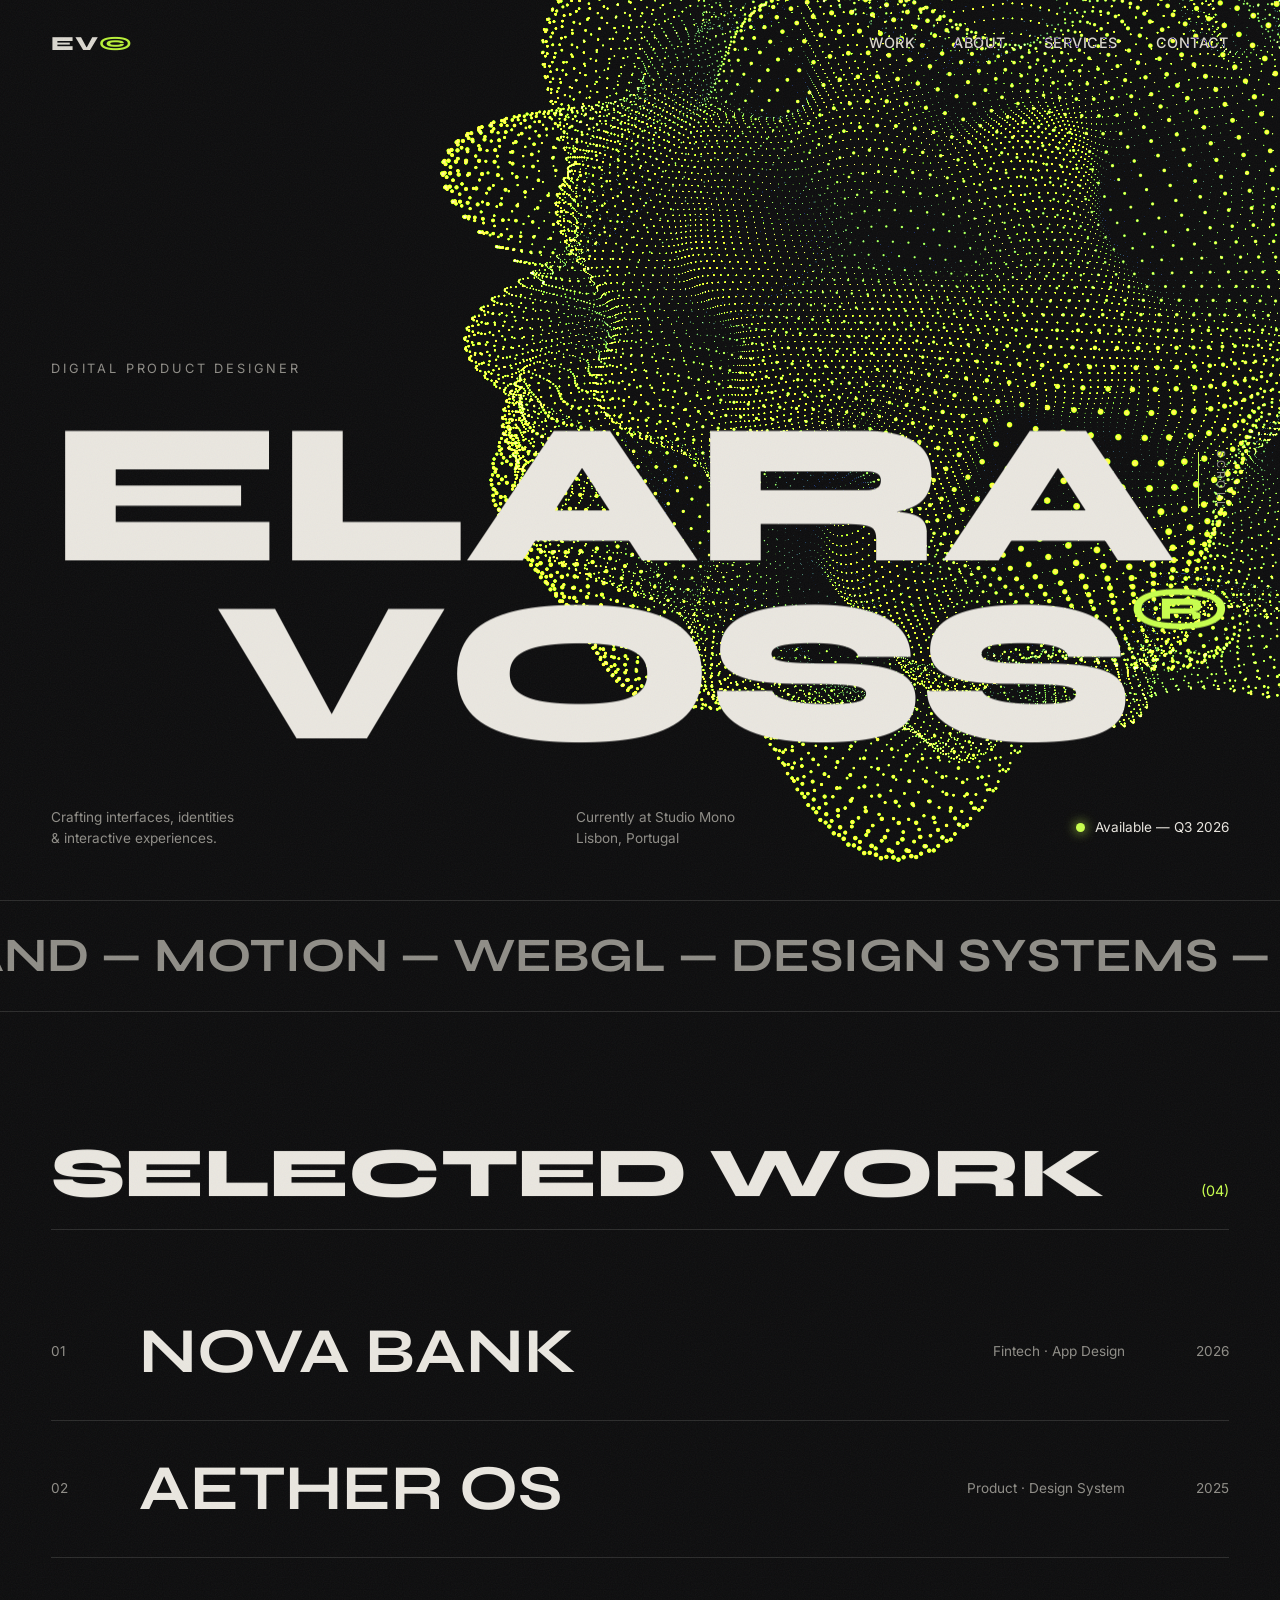
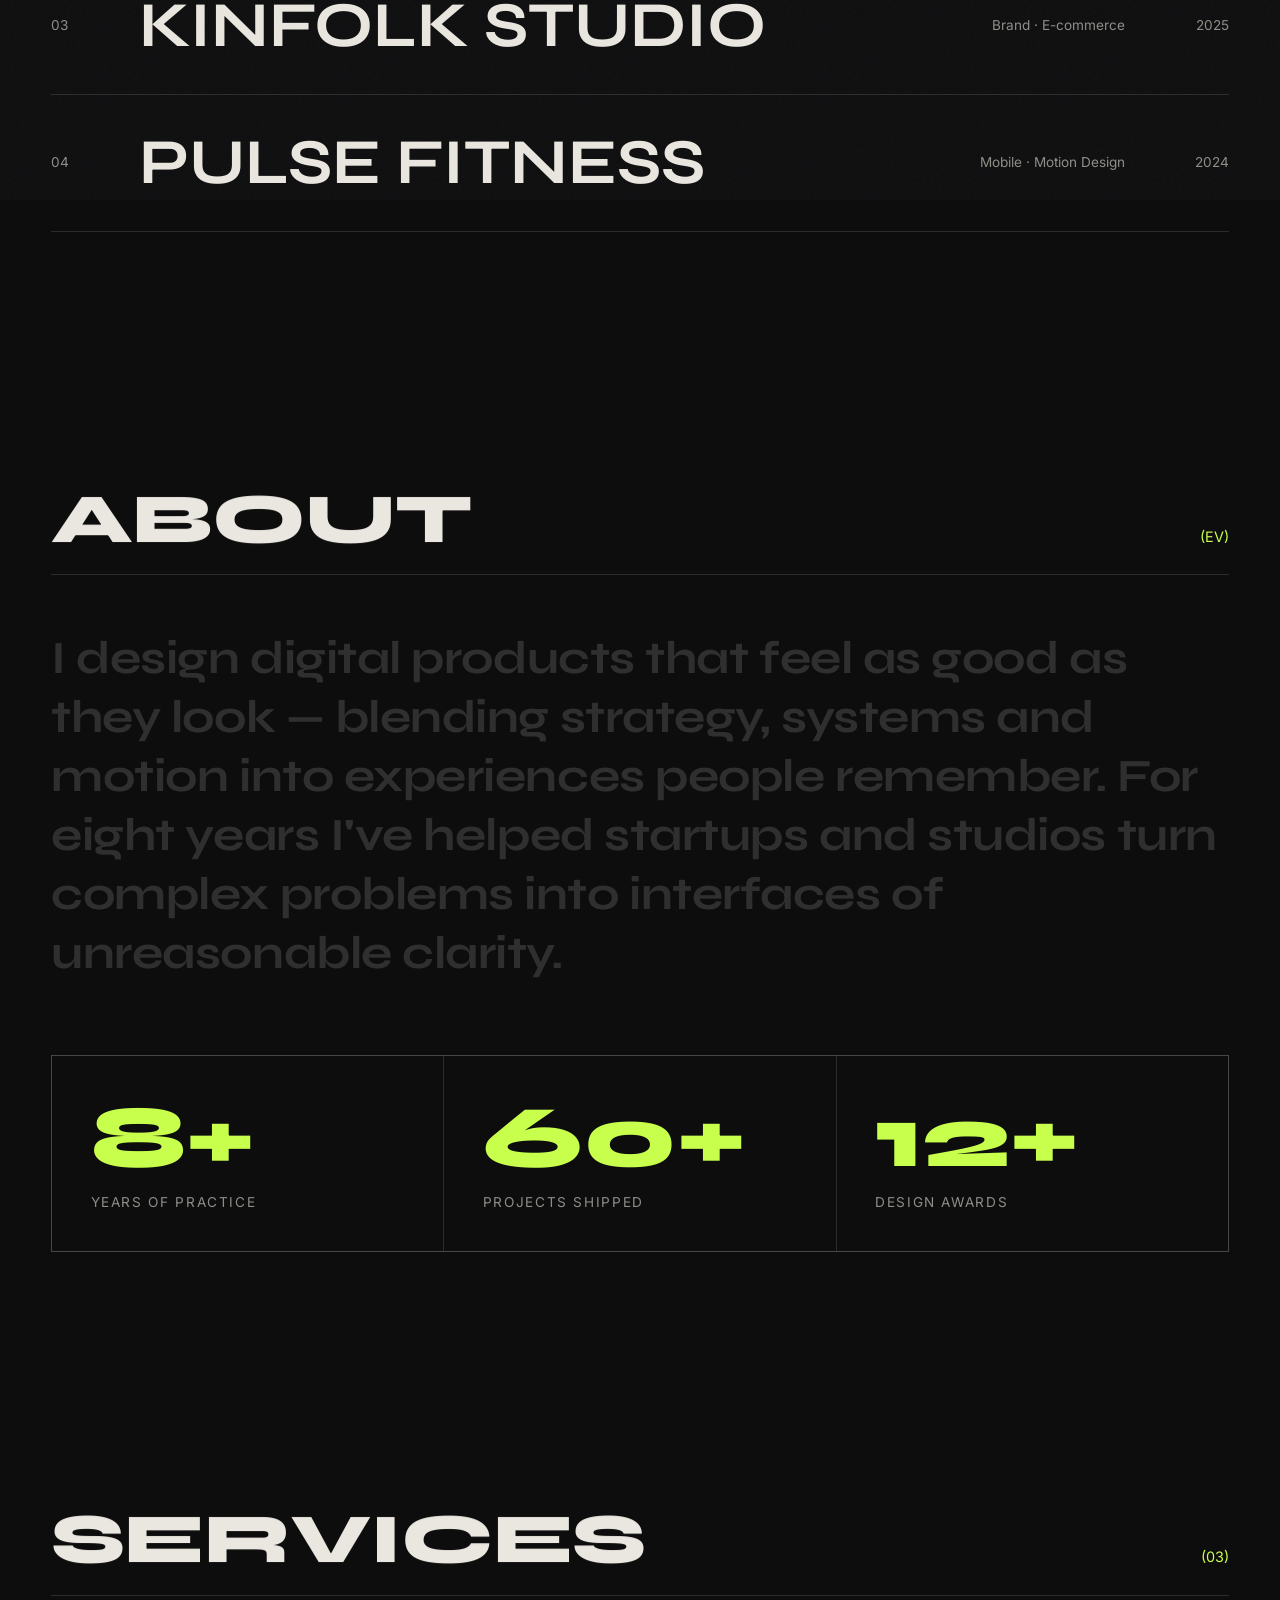
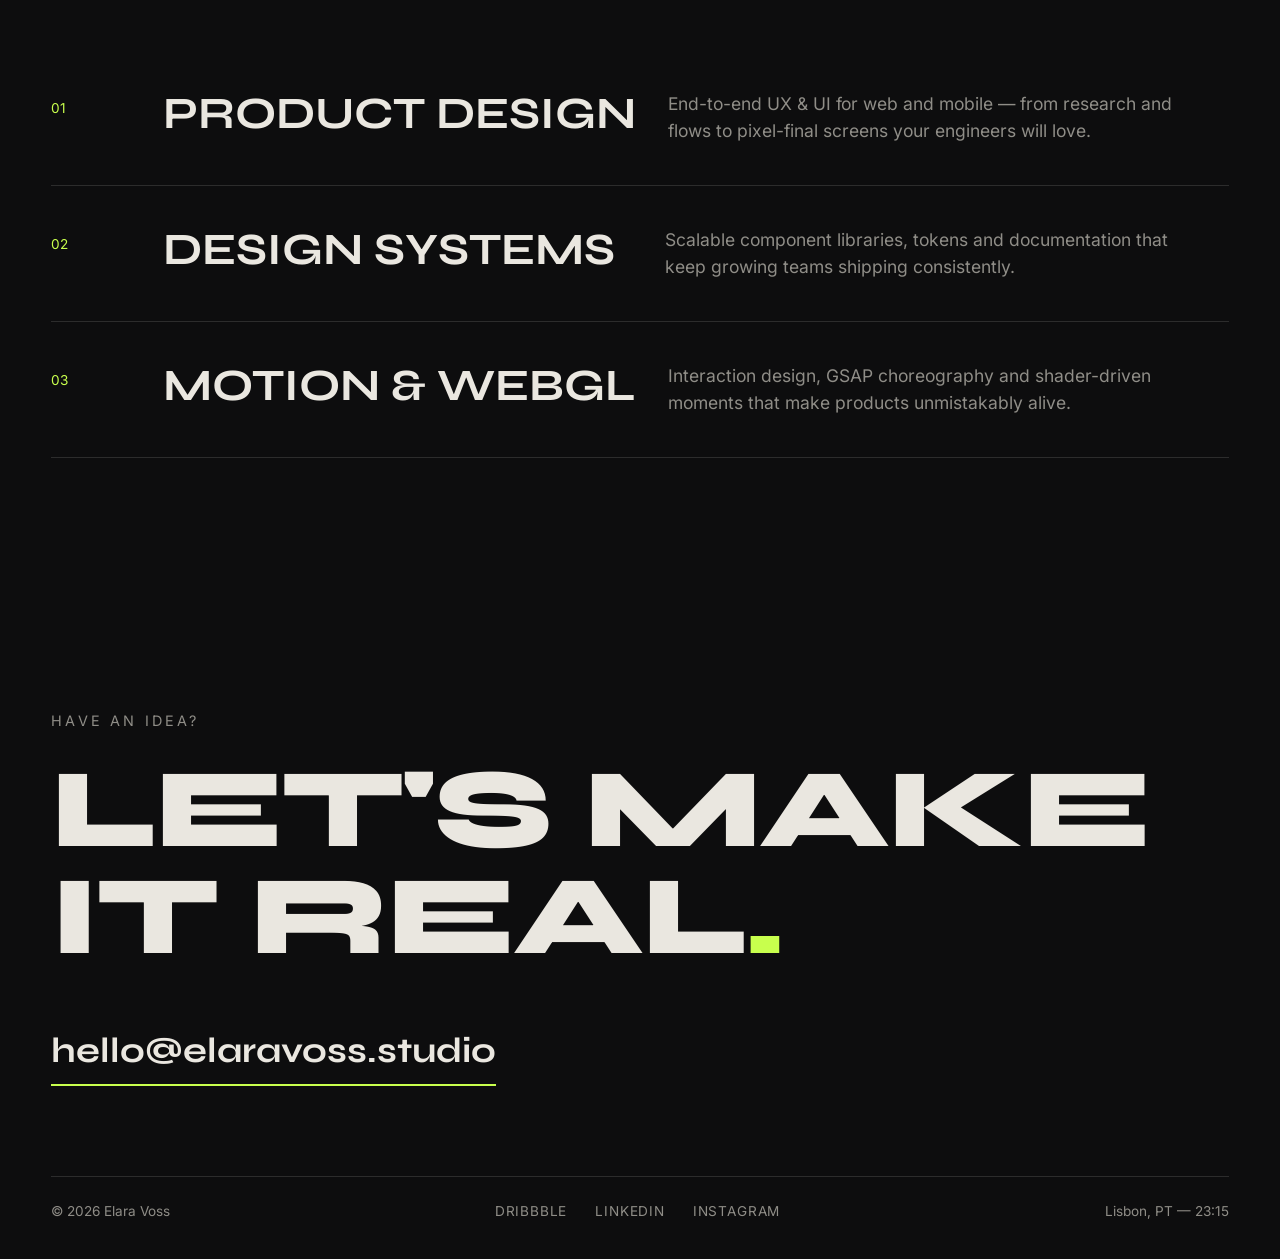
<file: elaravossportfolio/index.html>
<!DOCTYPE html>
<html lang="en">
<head>
  <meta charset="UTF-8" />
  <meta name="viewport" content="width=device-width, initial-scale=1.0" />
  <title>Elara Voss — Digital Designer</title>
  <meta name="description" content="Elara Voss is a digital product designer crafting interfaces, identities and interactive experiences for ambitious brands." />
  <meta name="theme-color" content="#0d0d0e" />
  <link rel="icon" href="data:image/svg+xml,%3Csvg xmlns='http://www.w3.org/2000/svg' viewBox='0 0 32 32'%3E%3Crect width='32' height='32' rx='6' fill='%230d0d0e'/%3E%3Ctext x='16' y='22' font-family='sans-serif' font-weight='800' font-size='15' fill='%23c8ff4d' text-anchor='middle'%3EEV%3C/text%3E%3C/svg%3E" />
  <link rel="preload" href="fonts/syne-latin-800-normal.woff2" as="font" type="font/woff2" crossorigin />
  <link rel="preload" href="fonts/inter-latin-wght-normal.woff2" as="font" type="font/woff2" crossorigin />
  <link rel="stylesheet" href="css/style.css" />
</head>
<body data-theme="dark">

  <!-- Preloader -->
  <div class="preloader" aria-hidden="true">
    <div class="preloader__inner">
      <p class="preloader__name">Elara&nbsp;Voss<span class="accent">®</span></p>
      <p class="preloader__count"><span data-counter>0</span></p>
    </div>
    <div class="preloader__bar"><span data-bar></span></div>
  </div>

  <!-- Custom cursor (desktop only) -->
  <div class="cursor" aria-hidden="true"><span class="cursor__label">View</span></div>

  <!-- Film grain -->
  <div class="grain" aria-hidden="true"></div>

  <!-- Header -->
  <header class="nav">
    <a class="nav__logo" href="#top" data-magnetic>EV<span class="accent">©</span></a>
    <nav class="nav__links" aria-label="Primary">
      <a href="#work" data-magnetic>Work</a>
      <a href="#about" data-magnetic>About</a>
      <a href="#services" data-magnetic>Services</a>
      <a href="#contact" data-magnetic>Contact</a>
    </nav>
    <button class="nav__toggle" aria-expanded="false" aria-controls="menu" data-magnetic>
      <span class="nav__toggle-label">Menu</span>
    </button>
  </header>

  <!-- Fullscreen menu (mobile) -->
  <div class="menu" id="menu" aria-hidden="true">
    <nav class="menu__links" aria-label="Mobile">
      <a href="#work"><span class="menu__index">01</span>Work</a>
      <a href="#about"><span class="menu__index">02</span>About</a>
      <a href="#services"><span class="menu__index">03</span>Services</a>
      <a href="#contact"><span class="menu__index">04</span>Contact</a>
    </nav>
    <p class="menu__meta">Lisbon, PT — <span data-clock>00:00</span></p>
  </div>

  <main id="top">

    <!-- Hero -->
    <section class="hero" id="hero">
      <canvas class="hero__canvas" id="webgl" aria-hidden="true"></canvas>
      <div class="hero__content">
        <p class="hero__eyebrow" data-reveal>Digital Product Designer</p>
        <h1 class="hero__title">
          <span class="hero__line" data-split>Elara</span>
          <span class="hero__line hero__line--right" data-split>Voss<span class="accent">®</span></span>
        </h1>
        <div class="hero__meta">
          <p data-reveal>Crafting interfaces, identities <br />&amp; interactive experiences.</p>
          <p data-reveal>Currently at Studio Mono <br />Lisbon, Portugal</p>
          <p class="hero__avail" data-reveal><span class="dot"></span>Available — Q3 2026</p>
        </div>
      </div>
      <div class="hero__scroll" aria-hidden="true">
        <span>Scroll</span>
        <span class="hero__scroll-line"></span>
      </div>
    </section>

    <!-- Marquee -->
    <div class="marquee" aria-hidden="true">
      <div class="marquee__track" data-marquee>
        <span>UI/UX&nbsp;—&nbsp;Brand&nbsp;—&nbsp;Motion&nbsp;—&nbsp;WebGL&nbsp;—&nbsp;Design&nbsp;Systems&nbsp;—&nbsp;</span>
        <span>UI/UX&nbsp;—&nbsp;Brand&nbsp;—&nbsp;Motion&nbsp;—&nbsp;WebGL&nbsp;—&nbsp;Design&nbsp;Systems&nbsp;—&nbsp;</span>
      </div>
    </div>

    <!-- Work -->
    <section class="work section" id="work">
      <header class="section__head">
        <h2 class="section__title" data-split>Selected Work</h2>
        <p class="section__count">(04)</p>
      </header>

      <ul class="work__list">
        <li class="work__item" data-preview="nova">
          <a class="work__row" href="#contact" data-cursor="view">
            <span class="work__index">01</span>
            <span class="work__name">Nova Bank</span>
            <span class="work__tags">Fintech · App Design</span>
            <span class="work__year">2026</span>
          </a>
          <div class="work__thumb work__thumb--nova" aria-hidden="true"><span>Nova Bank</span></div>
        </li>
        <li class="work__item" data-preview="aether">
          <a class="work__row" href="#contact" data-cursor="view">
            <span class="work__index">02</span>
            <span class="work__name">Aether OS</span>
            <span class="work__tags">Product · Design System</span>
            <span class="work__year">2025</span>
          </a>
          <div class="work__thumb work__thumb--aether" aria-hidden="true"><span>Aether OS</span></div>
        </li>
        <li class="work__item" data-preview="kinfolk">
          <a class="work__row" href="#contact" data-cursor="view">
            <span class="work__index">03</span>
            <span class="work__name">Kinfolk Studio</span>
            <span class="work__tags">Brand · E-commerce</span>
            <span class="work__year">2025</span>
          </a>
          <div class="work__thumb work__thumb--kinfolk" aria-hidden="true"><span>Kinfolk Studio</span></div>
        </li>
        <li class="work__item" data-preview="pulse">
          <a class="work__row" href="#contact" data-cursor="view">
            <span class="work__index">04</span>
            <span class="work__name">Pulse Fitness</span>
            <span class="work__tags">Mobile · Motion Design</span>
            <span class="work__year">2024</span>
          </a>
          <div class="work__thumb work__thumb--pulse" aria-hidden="true"><span>Pulse Fitness</span></div>
        </li>
      </ul>

      <!-- Floating hover preview (desktop) -->
      <div class="preview" aria-hidden="true">
        <div class="preview__img preview__img--nova"><span>Nova Bank</span></div>
        <div class="preview__img preview__img--aether"><span>Aether OS</span></div>
        <div class="preview__img preview__img--kinfolk"><span>Kinfolk Studio</span></div>
        <div class="preview__img preview__img--pulse"><span>Pulse Fitness</span></div>
      </div>
    </section>

    <!-- About -->
    <section class="about section" id="about">
      <header class="section__head">
        <h2 class="section__title" data-split>About</h2>
        <p class="section__count">(EV)</p>
      </header>
      <p class="about__statement" data-words>
        I design digital products that feel as good as they look —
        blending strategy, systems and motion into experiences people
        remember. For eight years I've helped startups and studios turn
        complex problems into interfaces of unreasonable clarity.
      </p>
      <div class="about__stats">
        <div class="stat" data-reveal>
          <p class="stat__num" data-count="8">0</p>
          <p class="stat__label">Years of practice</p>
        </div>
        <div class="stat" data-reveal>
          <p class="stat__num" data-count="60">0</p>
          <p class="stat__label">Projects shipped</p>
        </div>
        <div class="stat" data-reveal>
          <p class="stat__num" data-count="12">0</p>
          <p class="stat__label">Design awards</p>
        </div>
      </div>
    </section>

    <!-- Services -->
    <section class="services section" id="services">
      <header class="section__head">
        <h2 class="section__title" data-split>Services</h2>
        <p class="section__count">(03)</p>
      </header>
      <ul class="services__list">
        <li class="service" data-reveal>
          <span class="service__index">01</span>
          <h3 class="service__name">Product&nbsp;Design</h3>
          <p class="service__desc">End-to-end UX & UI for web and mobile — from research and flows to pixel-final screens your engineers will love.</p>
        </li>
        <li class="service" data-reveal>
          <span class="service__index">02</span>
          <h3 class="service__name">Design&nbsp;Systems</h3>
          <p class="service__desc">Scalable component libraries, tokens and documentation that keep growing teams shipping consistently.</p>
        </li>
        <li class="service" data-reveal>
          <span class="service__index">03</span>
          <h3 class="service__name">Motion&nbsp;&amp;&nbsp;WebGL</h3>
          <p class="service__desc">Interaction design, GSAP choreography and shader-driven moments that make products unmistakably alive.</p>
        </li>
      </ul>
    </section>

    <!-- Contact / Footer -->
    <footer class="footer section" id="contact">
      <p class="footer__eyebrow" data-reveal>Have an idea?</p>
      <h2 class="footer__title">
        <span class="footer__line" data-split>Let's&nbsp;make</span>
        <span class="footer__line" data-split>it&nbsp;real<span class="accent">.</span></span>
      </h2>
      <a class="footer__mail" href="mailto:hello@elaravoss.studio" data-magnetic data-reveal>hello@elaravoss.studio</a>
      <div class="footer__bottom">
        <p>© 2026 Elara Voss</p>
        <nav class="footer__socials" aria-label="Social">
          <a href="#top" data-magnetic>Dribbble</a>
          <a href="#top" data-magnetic>LinkedIn</a>
          <a href="#top" data-magnetic>Instagram</a>
        </nav>
        <p>Lisbon, PT — <span data-clock>00:00</span></p>
      </div>
    </footer>

  </main>

  <script src="vendor/gsap.min.js"></script>
  <script src="vendor/ScrollTrigger.min.js"></script>
  <script src="vendor/lenis.min.js"></script>
  <script type="module" src="js/main.js"></script>
</body>
</html>
</file>
<file: elaravossportfolio/css/style.css>
/* ============================================================
   Elara Voss — Portfolio
   ============================================================ */

/* ---------- Fonts ---------- */
@font-face {
  font-family: "Syne";
  font-style: normal;
  font-weight: 700;
  font-display: swap;
  src: url("../fonts/syne-latin-700-normal.woff2") format("woff2");
}
@font-face {
  font-family: "Syne";
  font-style: normal;
  font-weight: 800;
  font-display: swap;
  src: url("../fonts/syne-latin-800-normal.woff2") format("woff2");
}
@font-face {
  font-family: "Inter";
  font-style: normal;
  font-weight: 100 900;
  font-display: swap;
  src: url("../fonts/inter-latin-wght-normal.woff2") format("woff2-variations");
}

/* ---------- Tokens ---------- */
:root {
  --ink: #0d0d0e;
  --ink-2: #131315;
  --bone: #eae7e0;
  --bone-dim: #8f8d87;
  --acid: #c8ff4d;
  --line: rgba(234, 231, 224, 0.14);

  --font-display: "Syne", system-ui, sans-serif;
  --font-body: "Inter", system-ui, sans-serif;

  --gutter: clamp(1.25rem, 4vw, 4rem);
  --section-pad: clamp(5rem, 14vh, 11rem);

  --ease-out: cubic-bezier(0.22, 1, 0.36, 1);
}

/* ---------- Base ---------- */
*,
*::before,
*::after {
  margin: 0;
  padding: 0;
  box-sizing: border-box;
}

html {
  scroll-behavior: smooth;
}

html.lenis {
  height: auto;
  scroll-behavior: auto;
}
.lenis.lenis-smooth {
  scroll-behavior: auto !important;
}

body {
  background: var(--ink);
  color: var(--bone);
  font-family: var(--font-body);
  font-size: clamp(0.95rem, 0.85rem + 0.3vw, 1.1rem);
  line-height: 1.55;
  -webkit-font-smoothing: antialiased;
  overflow-x: hidden;
}

::selection {
  background: var(--acid);
  color: var(--ink);
}

a {
  color: inherit;
  text-decoration: none;
}

ul {
  list-style: none;
}

.accent {
  color: var(--acid);
}

.section {
  padding: var(--section-pad) var(--gutter);
  position: relative;
}

/* ---------- Grain overlay ---------- */
.grain {
  position: fixed;
  inset: -100%;
  z-index: 90;
  pointer-events: none;
  opacity: 0.05;
  background-image: url("data:image/svg+xml,%3Csvg xmlns='http://www.w3.org/2000/svg' width='240' height='240'%3E%3Cfilter id='n'%3E%3CfeTurbulence type='fractalNoise' baseFrequency='0.85' numOctaves='3' stitchTiles='stitch'/%3E%3C/filter%3E%3Crect width='100%25' height='100%25' filter='url(%23n)'/%3E%3C/svg%3E");
  animation: grain 7s steps(10) infinite;
}
@keyframes grain {
  0%, 100% { transform: translate(0, 0); }
  20% { transform: translate(-4%, 3%); }
  40% { transform: translate(3%, -5%); }
  60% { transform: translate(-3%, 4%); }
  80% { transform: translate(4%, 2%); }
}

/* ---------- Preloader ---------- */
.preloader {
  position: fixed;
  inset: 0;
  z-index: 200;
  background: var(--ink);
  display: flex;
  align-items: flex-end;
  justify-content: space-between;
  padding: var(--gutter);
}
.preloader__inner {
  display: flex;
  width: 100%;
  align-items: flex-end;
  justify-content: space-between;
}
.preloader__name {
  font-family: var(--font-display);
  font-weight: 700;
  font-size: clamp(1rem, 2vw, 1.4rem);
  letter-spacing: 0.02em;
  text-transform: uppercase;
}
.preloader__count {
  font-family: var(--font-display);
  font-weight: 800;
  font-size: clamp(4rem, 14vw, 11rem);
  line-height: 0.85;
  color: var(--bone);
}
.preloader__bar {
  position: absolute;
  left: 0;
  bottom: 0;
  width: 100%;
  height: 3px;
  background: rgba(234, 231, 224, 0.1);
}
.preloader__bar span {
  display: block;
  height: 100%;
  width: 0%;
  background: var(--acid);
}

/* ---------- Cursor ---------- */
.cursor {
  display: none;
  position: fixed;
  top: 0;
  left: 0;
  z-index: 150;
  width: 12px;
  height: 12px;
  border-radius: 50%;
  background: var(--acid);
  pointer-events: none;
  display: grid;
  place-items: center;
  transform: translate(-50%, -50%);
  transition: width 0.35s var(--ease-out), height 0.35s var(--ease-out);
  will-change: transform;
}
html.is-fine .cursor {
  display: grid;
}
.cursor__label {
  font-family: var(--font-display);
  font-weight: 700;
  font-size: 0.75rem;
  text-transform: uppercase;
  color: var(--ink);
  opacity: 0;
  transition: opacity 0.25s;
}
.cursor.is-view {
  width: 76px;
  height: 76px;
}
.cursor.is-view .cursor__label {
  opacity: 1;
}

/* ---------- Nav ---------- */
.nav {
  position: fixed;
  top: 0;
  left: 0;
  right: 0;
  z-index: 100;
  display: flex;
  align-items: center;
  justify-content: space-between;
  padding: clamp(1rem, 2.5vw, 1.75rem) var(--gutter);
  mix-blend-mode: difference;
}
.nav__logo {
  font-family: var(--font-display);
  font-weight: 800;
  font-size: 1.25rem;
  letter-spacing: 0.04em;
}
.nav__links {
  display: flex;
  gap: clamp(1.25rem, 3vw, 2.5rem);
}
.nav__links a,
.nav__toggle {
  position: relative;
  font-size: 0.9rem;
  font-weight: 500;
  letter-spacing: 0.03em;
  text-transform: uppercase;
}
.nav__links a::after {
  content: "";
  position: absolute;
  left: 0;
  bottom: -4px;
  width: 100%;
  height: 1px;
  background: currentColor;
  transform: scaleX(0);
  transform-origin: right;
  transition: transform 0.4s var(--ease-out);
}
.nav__links a:hover::after {
  transform: scaleX(1);
  transform-origin: left;
}
.nav__toggle {
  display: none;
  background: none;
  border: 0;
  color: inherit;
  font-family: inherit;
  cursor: pointer;
}

/* ---------- Mobile menu ---------- */
.menu {
  position: fixed;
  inset: 0;
  z-index: 95;
  background: var(--ink-2);
  display: flex;
  flex-direction: column;
  justify-content: center;
  gap: 3rem;
  padding: var(--gutter);
  clip-path: inset(0 0 100% 0);
  visibility: hidden;
}
.menu__links {
  display: flex;
  flex-direction: column;
  gap: 0.5rem;
}
.menu__links a {
  font-family: var(--font-display);
  font-weight: 800;
  font-size: clamp(2rem, 8.5vw, 4rem);
  line-height: 1.15;
  text-transform: uppercase;
  display: flex;
  align-items: baseline;
  gap: 1rem;
}
.menu__index {
  font-family: var(--font-body);
  font-size: 0.85rem;
  font-weight: 400;
  color: var(--acid);
}
.menu__meta {
  color: var(--bone-dim);
  font-size: 0.85rem;
}

/* ---------- Hero ---------- */
.hero {
  position: relative;
  min-height: 100svh;
  display: flex;
  flex-direction: column;
  justify-content: flex-end;
  padding: var(--gutter);
  overflow: hidden;
}
.hero__canvas {
  position: absolute;
  inset: 0;
  width: 100%;
  height: 100%;
  display: block;
}
.hero__content {
  position: relative;
  z-index: 2;
}
.hero__eyebrow {
  font-size: clamp(0.8rem, 1vw, 0.95rem);
  text-transform: uppercase;
  letter-spacing: 0.22em;
  color: var(--bone-dim);
  margin-bottom: clamp(1rem, 3vh, 2rem);
}
.hero__title {
  font-family: var(--font-display);
  font-weight: 800;
  font-size: clamp(3.2rem, 15.8vw, 15rem);
  line-height: 0.88;
  letter-spacing: -0.02em;
  text-transform: uppercase;
  display: flex;
  flex-direction: column;
}
.hero__line {
  display: block;
  overflow: hidden;
}
.hero__line--right {
  align-self: flex-end;
  text-align: right;
}
.hero__title .accent {
  font-size: 0.3em;
  vertical-align: 1.75em;
  letter-spacing: 0;
}
.hero__meta {
  display: flex;
  flex-wrap: wrap;
  justify-content: space-between;
  gap: 1.5rem;
  margin-top: clamp(2rem, 5vh, 3.5rem);
  font-size: clamp(0.85rem, 1vw, 1rem);
  color: var(--bone-dim);
}
.hero__avail {
  display: flex;
  align-items: center;
  gap: 0.6rem;
  color: var(--bone);
}
.hero__avail .dot {
  width: 9px;
  height: 9px;
  border-radius: 50%;
  background: var(--acid);
  box-shadow: 0 0 12px var(--acid);
  animation: pulse 2.2s ease-in-out infinite;
}
@keyframes pulse {
  0%, 100% { opacity: 1; transform: scale(1); }
  50% { opacity: 0.45; transform: scale(0.78); }
}
.hero__scroll {
  position: absolute;
  right: var(--gutter);
  top: 50%;
  z-index: 2;
  display: flex;
  flex-direction: column;
  align-items: center;
  gap: 0.75rem;
  font-size: 0.7rem;
  text-transform: uppercase;
  letter-spacing: 0.25em;
  color: var(--bone-dim);
  writing-mode: vertical-rl;
}
.hero__scroll-line {
  width: 1px;
  height: 56px;
  background: var(--line);
  position: relative;
  overflow: hidden;
}
.hero__scroll-line::after {
  content: "";
  position: absolute;
  inset: 0;
  background: var(--acid);
  animation: scrollHint 2s var(--ease-out) infinite;
}
@keyframes scrollHint {
  0% { transform: translateY(-100%); }
  60%, 100% { transform: translateY(100%); }
}

/* ---------- Marquee ---------- */
.marquee {
  overflow: hidden;
  border-top: 1px solid var(--line);
  border-bottom: 1px solid var(--line);
  padding: clamp(0.9rem, 2vh, 1.4rem) 0;
}
.marquee__track {
  display: flex;
  white-space: nowrap;
  width: max-content;
  font-family: var(--font-display);
  font-weight: 700;
  font-size: clamp(1.4rem, 4vw, 3rem);
  text-transform: uppercase;
  color: var(--bone-dim);
}

/* ---------- Section heads ---------- */
.section__head {
  display: flex;
  align-items: baseline;
  justify-content: space-between;
  border-bottom: 1px solid var(--line);
  padding-bottom: 1.25rem;
  margin-bottom: clamp(2rem, 6vh, 4rem);
}
.section__title {
  font-family: var(--font-display);
  font-weight: 800;
  font-size: clamp(1.8rem, 5.5vw, 4.5rem);
  line-height: 1;
  text-transform: uppercase;
  letter-spacing: -0.01em;
  overflow: hidden;
}
.section__count {
  font-size: 0.9rem;
  color: var(--acid);
}

/* ---------- Work ---------- */
.work__list {
  display: flex;
  flex-direction: column;
}
.work__item {
  border-bottom: 1px solid var(--line);
}
.work__row {
  display: grid;
  grid-template-columns: 4rem 1fr auto 5rem;
  align-items: center;
  gap: 1.5rem;
  padding: clamp(1.5rem, 4vh, 2.75rem) 0;
  transition: padding-left 0.5s var(--ease-out), color 0.3s;
}
.work__row:hover {
  padding-left: 1.5rem;
}
.work__index {
  font-size: 0.85rem;
  color: var(--bone-dim);
}
.work__name {
  font-family: var(--font-display);
  font-weight: 700;
  font-size: clamp(1.7rem, 5vw, 4rem);
  line-height: 1;
  text-transform: uppercase;
  transition: color 0.3s;
}
.work__row:hover .work__name {
  color: var(--acid);
}
.work__tags {
  font-size: 0.85rem;
  color: var(--bone-dim);
  text-align: right;
}
.work__year {
  font-size: 0.85rem;
  color: var(--bone-dim);
  text-align: right;
}

/* Gradient "artwork" shared by previews & mobile thumbs */
.preview__img,
.work__thumb {
  border-radius: 6px;
  display: grid;
  place-items: center;
  overflow: hidden;
  position: relative;
}
.preview__img span,
.work__thumb span {
  font-family: var(--font-display);
  font-weight: 800;
  text-transform: uppercase;
  font-size: 1rem;
  letter-spacing: 0.1em;
  color: rgba(13, 13, 14, 0.82);
  mix-blend-mode: multiply;
}
.preview__img--nova,  .work__thumb--nova {
  background:
    radial-gradient(120% 140% at 15% 20%, #c8ff4d 0%, transparent 55%),
    radial-gradient(120% 120% at 85% 80%, #4d7cff 0%, transparent 60%),
    linear-gradient(160deg, #1c2b16, #0e1530);
}
.preview__img--aether, .work__thumb--aether {
  background:
    radial-gradient(130% 110% at 80% 15%, #ff8a5c 0%, transparent 55%),
    radial-gradient(110% 130% at 15% 85%, #b44dff 0%, transparent 60%),
    linear-gradient(20deg, #2b1620, #160e30);
}
.preview__img--kinfolk, .work__thumb--kinfolk {
  background:
    radial-gradient(120% 130% at 20% 80%, #eae7e0 0%, transparent 50%),
    radial-gradient(140% 110% at 85% 20%, #c8a44d 0%, transparent 60%),
    linear-gradient(200deg, #2b2316, #14120c);
}
.preview__img--pulse,  .work__thumb--pulse {
  background:
    radial-gradient(130% 120% at 75% 75%, #ff4d6d 0%, transparent 55%),
    radial-gradient(120% 130% at 20% 20%, #4dffc8 0%, transparent 55%),
    linear-gradient(140deg, #16202b, #2b0e16);
}

/* Floating preview that follows the cursor (desktop) */
.preview {
  display: none;
  position: fixed;
  top: 0;
  left: 0;
  z-index: 80;
  width: clamp(280px, 26vw, 420px);
  aspect-ratio: 4 / 3;
  pointer-events: none;
  transform: translate(-50%, -50%);
  opacity: 0;
  visibility: hidden;
}
.preview__img {
  position: absolute;
  inset: 0;
  opacity: 0;
  transform: scale(1.12);
  transition: opacity 0.4s var(--ease-out), transform 0.6s var(--ease-out);
}
.preview__img.is-active {
  opacity: 1;
  transform: scale(1);
}
.preview__img span { font-size: 1.3rem; }

/* Mobile inline thumbs — shown by default (no-JS safe), hidden on fine pointers */
.work__thumb {
  aspect-ratio: 16 / 9;
  margin: 0 0 1.75rem;
}
html.is-fine .work__thumb {
  display: none;
}
html.is-fine .preview {
  display: block;
}

/* ---------- About ---------- */
.about__statement {
  font-family: var(--font-display);
  font-weight: 700;
  font-size: clamp(1.5rem, 3.6vw, 3.1rem);
  line-height: 1.28;
  letter-spacing: -0.01em;
  max-width: 60ch;
}
.about__statement .w {
  display: inline-block;
  opacity: 0.16;
  will-change: opacity;
}
.about__stats {
  display: grid;
  grid-template-columns: repeat(3, 1fr);
  gap: 1px;
  background: var(--line);
  border: 1px solid var(--line);
  margin-top: clamp(3rem, 8vh, 5.5rem);
}
.stat {
  background: var(--ink);
  padding: clamp(1.5rem, 3vw, 2.5rem);
}
.stat__num {
  font-family: var(--font-display);
  font-weight: 800;
  font-size: clamp(2.6rem, 7vw, 5.5rem);
  line-height: 1;
  color: var(--acid);
}
.stat__num::after {
  content: "+";
}
.stat__label {
  margin-top: 0.6rem;
  font-size: 0.85rem;
  text-transform: uppercase;
  letter-spacing: 0.12em;
  color: var(--bone-dim);
}

/* ---------- Services ---------- */
.services__list {
  display: flex;
  flex-direction: column;
}
.service {
  display: grid;
  grid-template-columns: 5rem 1fr 1.2fr;
  gap: 2rem;
  align-items: start;
  padding: clamp(1.75rem, 4.5vh, 3rem) 0;
  border-bottom: 1px solid var(--line);
  transition: background 0.4s;
}
.service:hover {
  background: var(--ink-2);
}
.service__index {
  font-size: 0.85rem;
  color: var(--acid);
  padding-top: 0.5rem;
}
.service__name {
  font-family: var(--font-display);
  font-weight: 700;
  font-size: clamp(1.5rem, 3.6vw, 2.8rem);
  line-height: 1.05;
  text-transform: uppercase;
}
.service__desc {
  color: var(--bone-dim);
  max-width: 46ch;
}

/* ---------- Footer ---------- */
.footer {
  padding-bottom: clamp(1.5rem, 4vh, 3rem);
}
.footer__eyebrow {
  font-size: 0.9rem;
  text-transform: uppercase;
  letter-spacing: 0.22em;
  color: var(--bone-dim);
  margin-bottom: 1.5rem;
}
.footer__title {
  font-family: var(--font-display);
  font-weight: 800;
  font-size: clamp(1.8rem, 8.8vw, 8.5rem);
  line-height: 0.95;
  text-transform: uppercase;
  letter-spacing: -0.02em;
}
.footer__title .footer__line {
  display: block;
  overflow: hidden;
}
.footer__mail {
  display: inline-block;
  margin-top: clamp(2.5rem, 6vh, 4rem);
  font-family: var(--font-display);
  font-weight: 700;
  font-size: clamp(1.15rem, 3vw, 2.2rem);
  border-bottom: 2px solid var(--acid);
  padding-bottom: 0.35rem;
  transition: color 0.3s;
}
.footer__mail:hover {
  color: var(--acid);
}
.footer__bottom {
  display: flex;
  flex-wrap: wrap;
  align-items: center;
  justify-content: space-between;
  gap: 1rem;
  margin-top: clamp(4rem, 10vh, 7rem);
  padding-top: 1.5rem;
  border-top: 1px solid var(--line);
  font-size: 0.85rem;
  color: var(--bone-dim);
}
.footer__socials {
  display: flex;
  gap: 1.75rem;
}
.footer__socials a {
  position: relative;
  text-transform: uppercase;
  letter-spacing: 0.06em;
  transition: color 0.3s;
}
.footer__socials a:hover {
  color: var(--acid);
}

/* ---------- Reveal helpers (JS sets final state) ---------- */
.js [data-reveal] {
  opacity: 0;
  transform: translateY(28px);
}
.js [data-split] .char {
  display: inline-block;
  transform: translateY(115%);
  will-change: transform;
}
[data-split] {
  display: inline-block;
  overflow: hidden;
}
[data-split] .word {
  display: inline-block;
  white-space: nowrap;
}

/* ---------- Responsive ---------- */
@media (max-width: 900px) {
  .nav__links { display: none; }
  .nav__toggle { display: block; }

  .work__row {
    grid-template-columns: 2.5rem 1fr auto;
    gap: 1rem;
    padding: 1.4rem 0 1.1rem;
  }
  .work__row:hover { padding-left: 0; }
  .work__year { display: none; }
  .work__tags { font-size: 0.75rem; }

  .service {
    grid-template-columns: 2.5rem 1fr;
    gap: 1rem 1.25rem;
  }
  .service__desc {
    grid-column: 2;
  }

  .about__stats { grid-template-columns: 1fr; }

  .hero__scroll { display: none; }
  .hero__meta { flex-direction: column; gap: 0.9rem; }
  .hero__meta br { display: none; }
}

/* ---------- Reduced motion ---------- */
@media (prefers-reduced-motion: reduce) {
  *,
  *::before,
  *::after {
    animation-duration: 0.01ms !important;
    animation-iteration-count: 1 !important;
    transition-duration: 0.01ms !important;
  }
  .js [data-reveal],
  .js [data-split] .char {
    opacity: 1;
    transform: none;
  }
  .about__statement .w { opacity: 1; }
}
</file>
